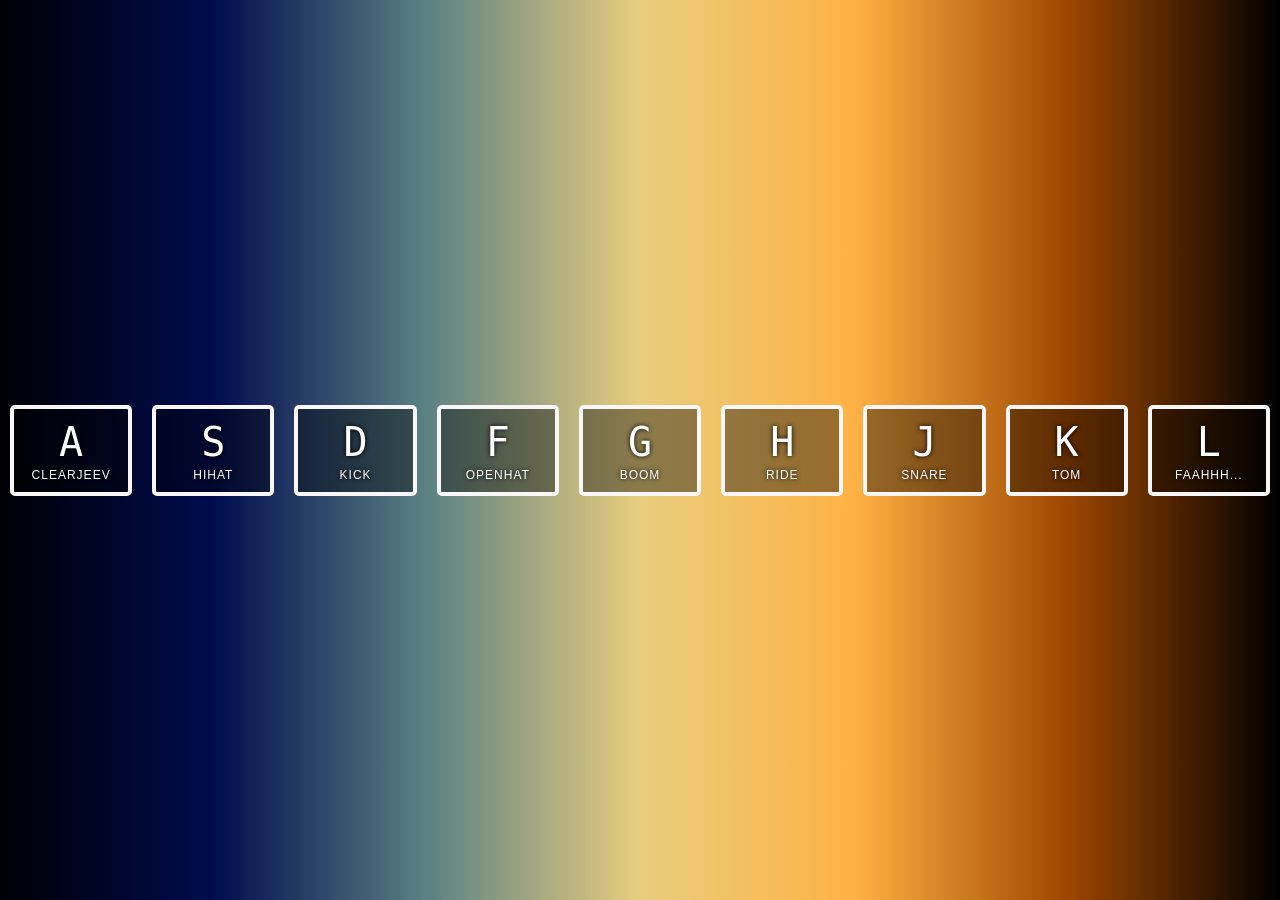
<file: 01-Drum-kit/index.html>
<!doctype html>
<html lang="en">
  <head>
    <meta charset="UTF-8" />
    <title>JS Drum Kit</title>
    <link rel="stylesheet" href="style.css" />
    <link rel="icon" href="JS-Drums🔥" />
  </head>
  <body>
    <div class="keys">
      <div data-key="65" class="key">
        <kbd>A</kbd>
        <span class="sound">clearjeev</span>
      </div>
      <div data-key="83" class="key">
        <kbd>S</kbd>
        <span class="sound">hihat</span>
      </div>
      <div data-key="68" class="key">
        <kbd>D</kbd>
        <span class="sound">kick</span>
      </div>
      <div data-key="70" class="key">
        <kbd>F</kbd>
        <span class="sound">openhat</span>
      </div>
      <div data-key="71" class="key">
        <kbd>G</kbd>
        <span class="sound">boom</span>
      </div>
      <div data-key="72" class="key">
        <kbd>H</kbd>
        <span class="sound">ride</span>
      </div>
      <div data-key="74" class="key">
        <kbd>J</kbd>
        <span class="sound">snare</span>
      </div>
      <div data-key="75" class="key">
        <kbd>K</kbd>
        <span class="sound">tom</span>
      </div>
      <div data-key="76" class="key">
        <kbd>L</kbd>
        <span class="sound">Faahhh...</span>
      </div>
    </div>

    <audio data-key="65" src="sounds/snare.wav"></audio>
    <audio data-key="83" src="sounds/hihat.wav"></audio>
    <audio data-key="68" src="sounds/kick.wav"></audio>
    <audio data-key="70" src="sounds/openhat.wav"></audio>
    <audio data-key="71" src="sounds/boom.wav"></audio>
    <audio data-key="72" src="sounds/ride.wav"></audio>
    <audio data-key="74" src="sounds/snare.wav"></audio>
    <audio data-key="75" src="sounds/tom.wav"></audio>
    <audio data-key="76" src="sounds/johnnybacon156-fah-469417.mp3"></audio>

  <script src="script.js"></script>
  </body>
</html>
</file>
<file: 01-Drum-kit/style.css>
html {
  font-size: 10px;
  /* https://grabient.com/_gH_gHZgFPgHQgFRgDygMGgMZgK_gHSgIIgp7dW33xcgA */

background: linear-gradient(90deg, #000004 0.000%, #000c4f 16.667%, #5b8183 33.333%, #e8cd7e 50.000%, #ffb244 66.667%, #9e4700 83.333%, #000000 100.000%);
 
  
  
}

body,html {
  margin: 0;
  padding: 0;
  font-family: sans-serif;
}


.keys {
  display: flex;
  min-height: 100vh;
  align-items: center;
  justify-content: center;
}

.key {
  flex: 1;
  border: .4rem solid rgb(248, 246, 246);
  border-radius: .5rem;
  margin: 1rem;
  font-size: 1.5rem;
  padding: 1rem .5rem;
  transition: all .07s ease;
  width: 10rem;
  text-align: center;
  color: white;
  background: rgba(0,0,0,0.4);
  text-shadow: 0 0 .5rem black;
}

.playing {
  transform: scale(1.1);
  border-color: #31fffc;
  box-shadow: 0 0 1rem #31fffc;
  background-color: #74c5c4;
}

kbd {
  display: block;
  font-size: 4rem;
}

.sound {
  font-size: 1.2rem;
  text-transform: uppercase;
  letter-spacing: .1rem;
  color: #fff;
}
</file>
